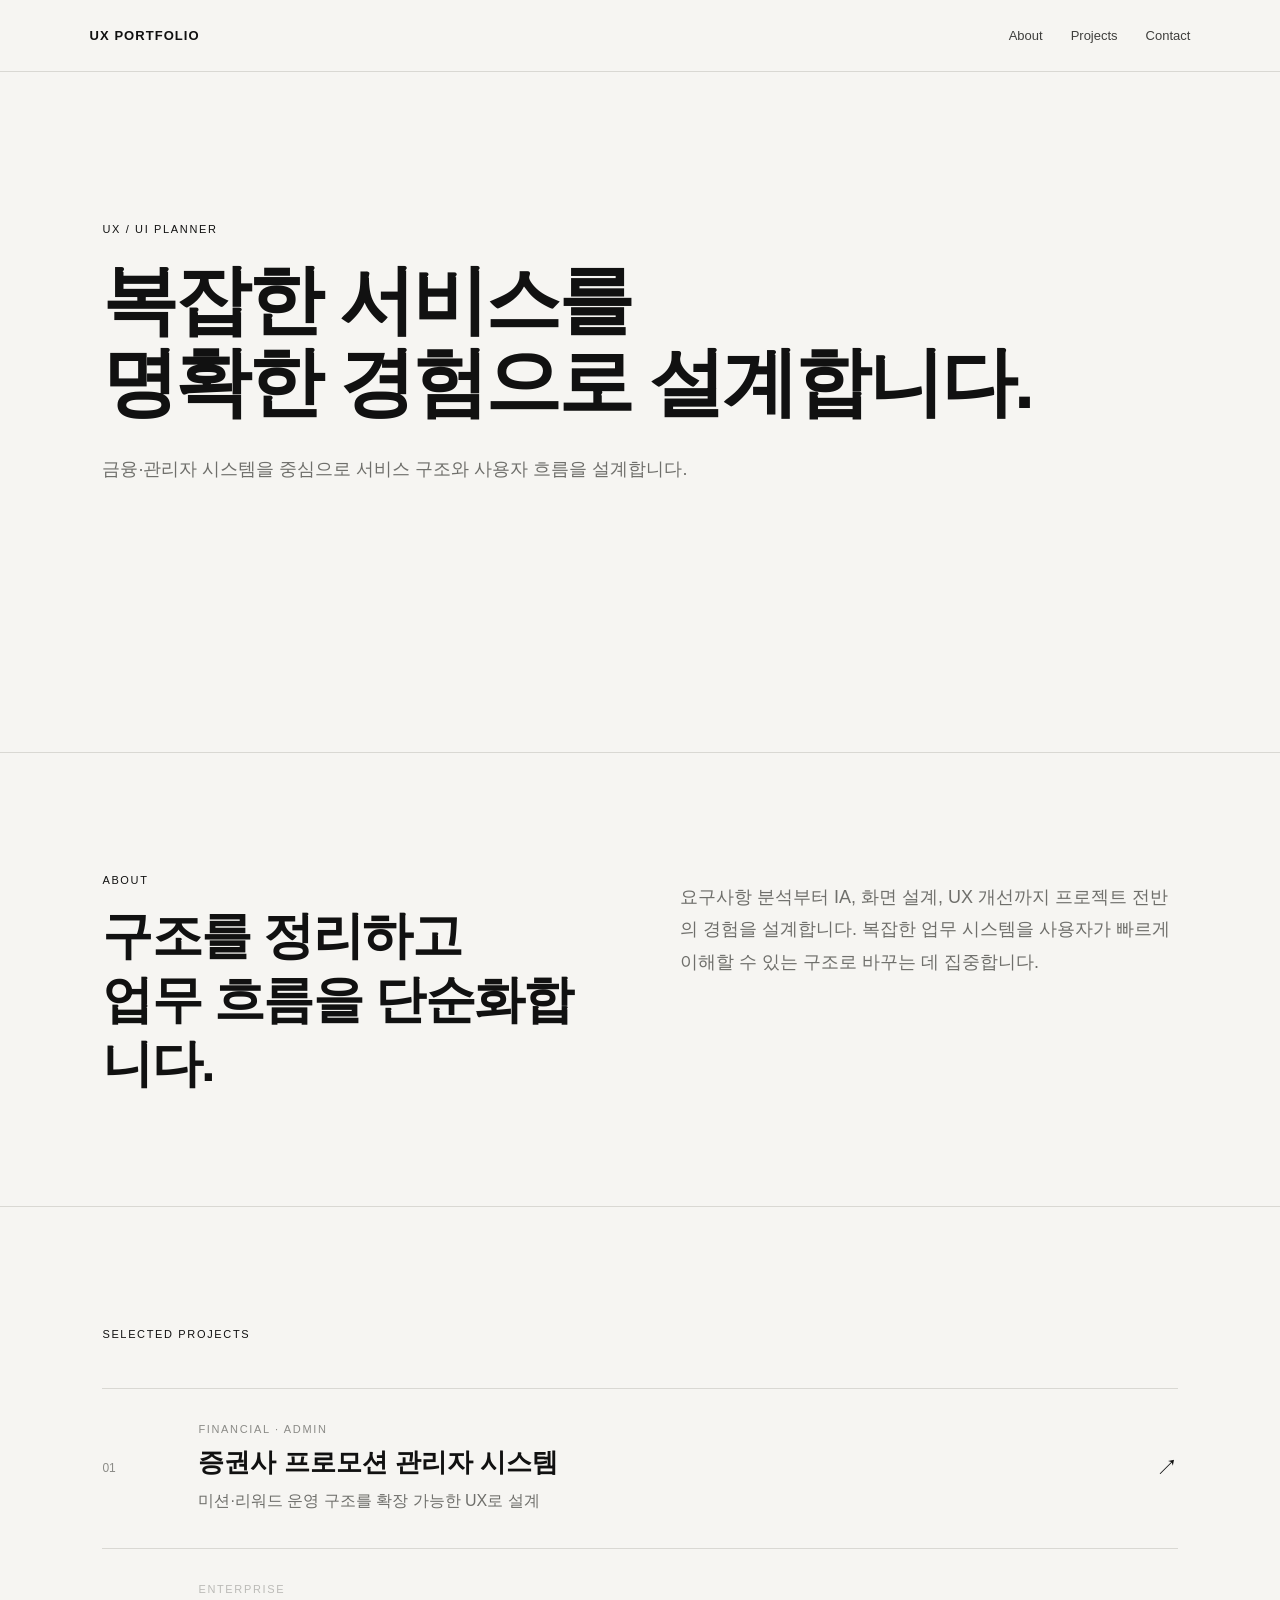
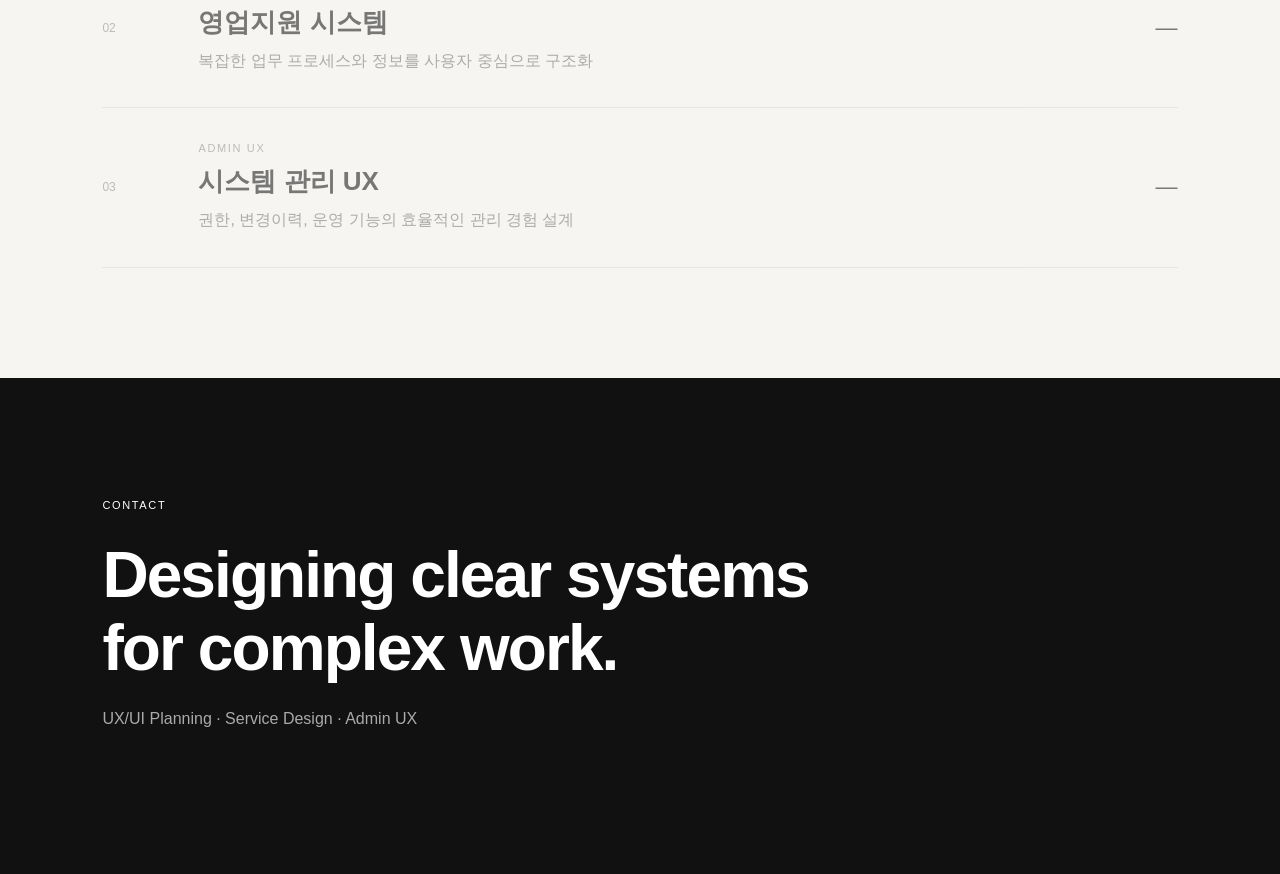
<file: index.html>
<!DOCTYPE html>
<html lang="ko">
<head>
  <meta charset="UTF-8">
  <meta name="viewport" content="width=device-width, initial-scale=1.0">
  <title>UX/UI Portfolio</title>
  <link rel="stylesheet" href="style.css">
</head>
<body>
  <header class="header">
    <a class="logo" href="index.html">UX PORTFOLIO</a>
    <nav class="nav">
      <a href="#about">About</a>
      <a href="#projects">Projects</a>
      <a href="#contact">Contact</a>
    </nav>
  </header>

  <main>
    <section class="hero">
      <p class="eyebrow">UX / UI PLANNER</p>
      <h1>복잡한 서비스를<br>명확한 경험으로 설계합니다.</h1>
      <p class="lead">
        금융·관리자 시스템을 중심으로 서비스 구조와 사용자 흐름을 설계합니다.
      </p>
    </section>

    <section id="about" class="section split">
      <div>
        <p class="section-label">ABOUT</p>
        <h2>구조를 정리하고<br>업무 흐름을 단순화합니다.</h2>
      </div>
      <p class="description">
        요구사항 분석부터 IA, 화면 설계, UX 개선까지 프로젝트 전반의 경험을 설계합니다.
        복잡한 업무 시스템을 사용자가 빠르게 이해할 수 있는 구조로 바꾸는 데 집중합니다.
      </p>
    </section>

    <section id="projects" class="section">
      <p class="section-label">SELECTED PROJECTS</p>

      <div class="project-list">
        <a class="project-row" href="project01.html">
          <span class="project-no">01</span>
          <div>
            <p class="project-type">FINANCIAL · ADMIN</p>
            <h3>증권사 프로모션 관리자 시스템</h3>
            <p>미션·리워드 운영 구조를 확장 가능한 UX로 설계</p>
          </div>
          <span class="project-arrow">↗</span>
        </a>

        <div class="project-row muted">
          <span class="project-no">02</span>
          <div>
            <p class="project-type">ENTERPRISE</p>
            <h3>영업지원 시스템</h3>
            <p>복잡한 업무 프로세스와 정보를 사용자 중심으로 구조화</p>
          </div>
          <span class="project-arrow">—</span>
        </div>

        <div class="project-row muted">
          <span class="project-no">03</span>
          <div>
            <p class="project-type">ADMIN UX</p>
            <h3>시스템 관리 UX</h3>
            <p>권한, 변경이력, 운영 기능의 효율적인 관리 경험 설계</p>
          </div>
          <span class="project-arrow">—</span>
        </div>
      </div>
    </section>

    <section id="contact" class="contact">
      <p class="section-label">CONTACT</p>
      <h2>Designing clear systems<br>for complex work.</h2>
      <p>UX/UI Planning · Service Design · Admin UX</p>
    </section>
  </main>
</body>
</html>
</file>
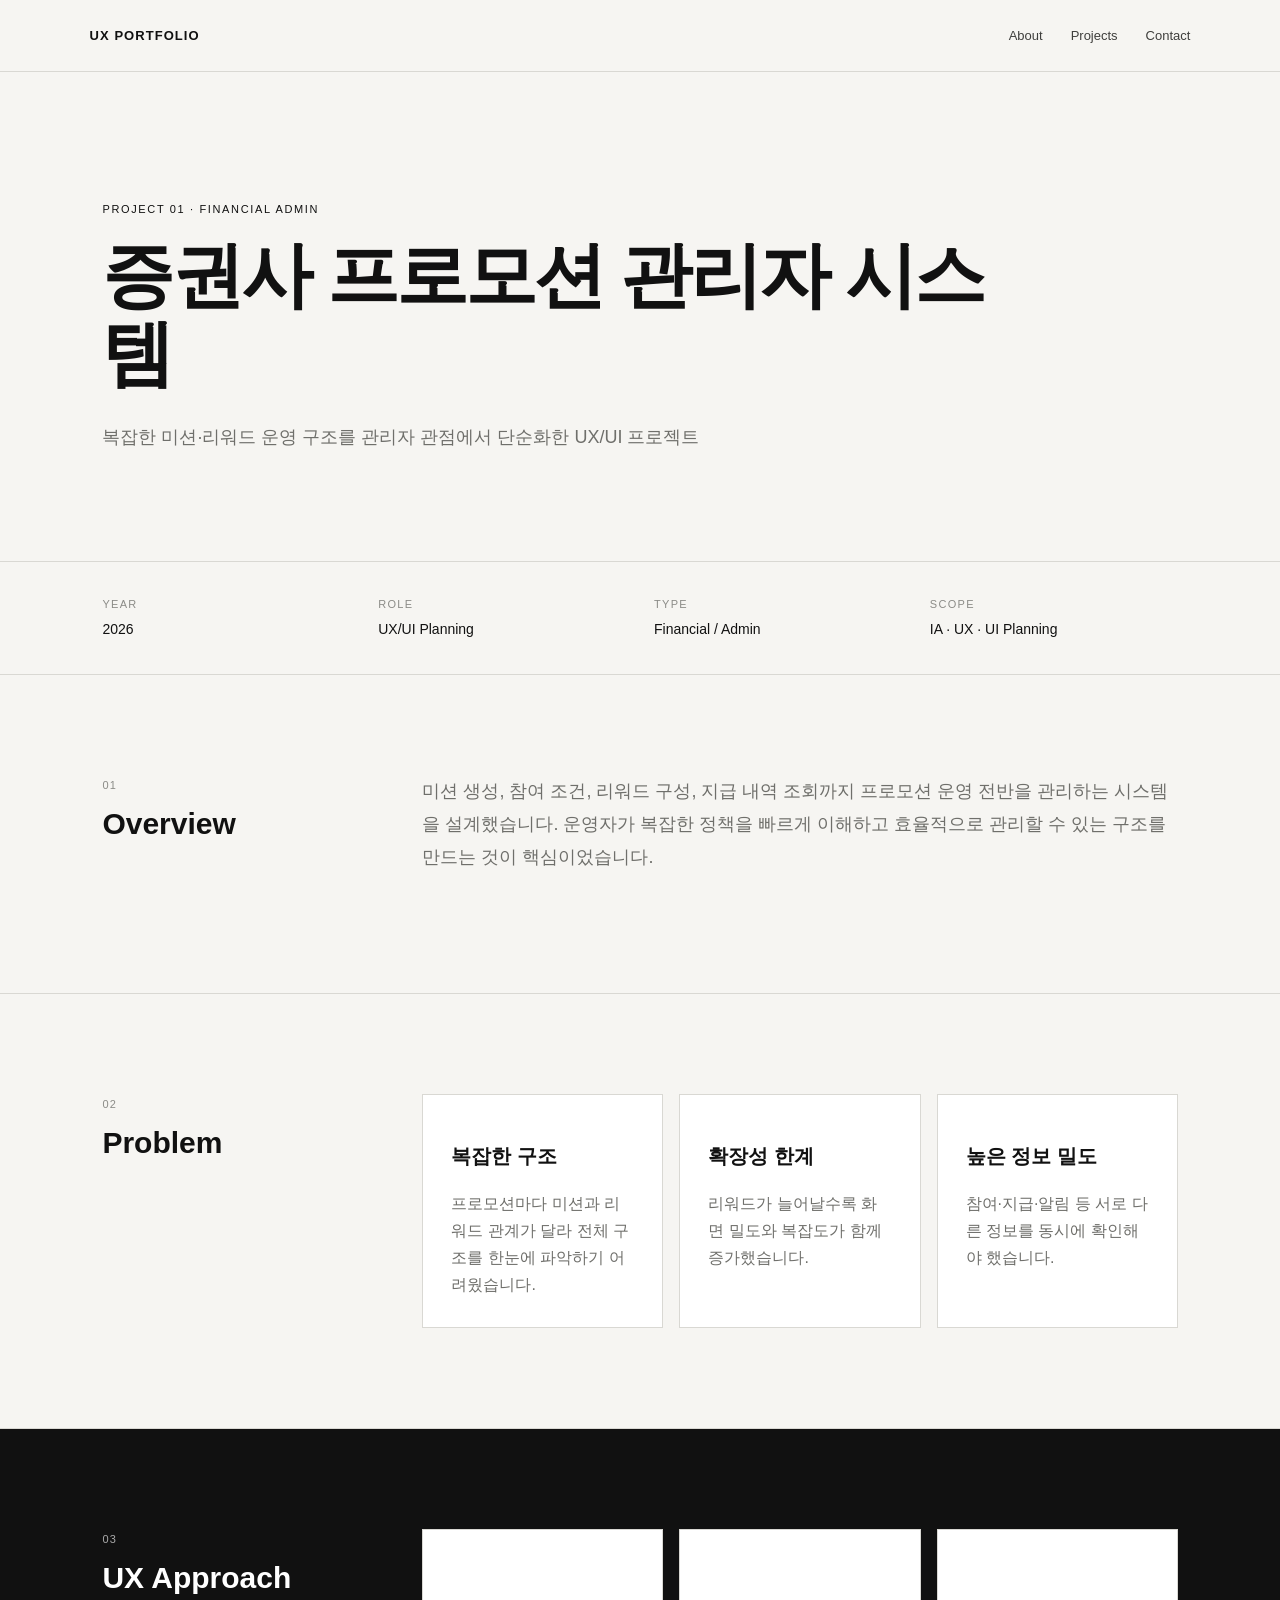
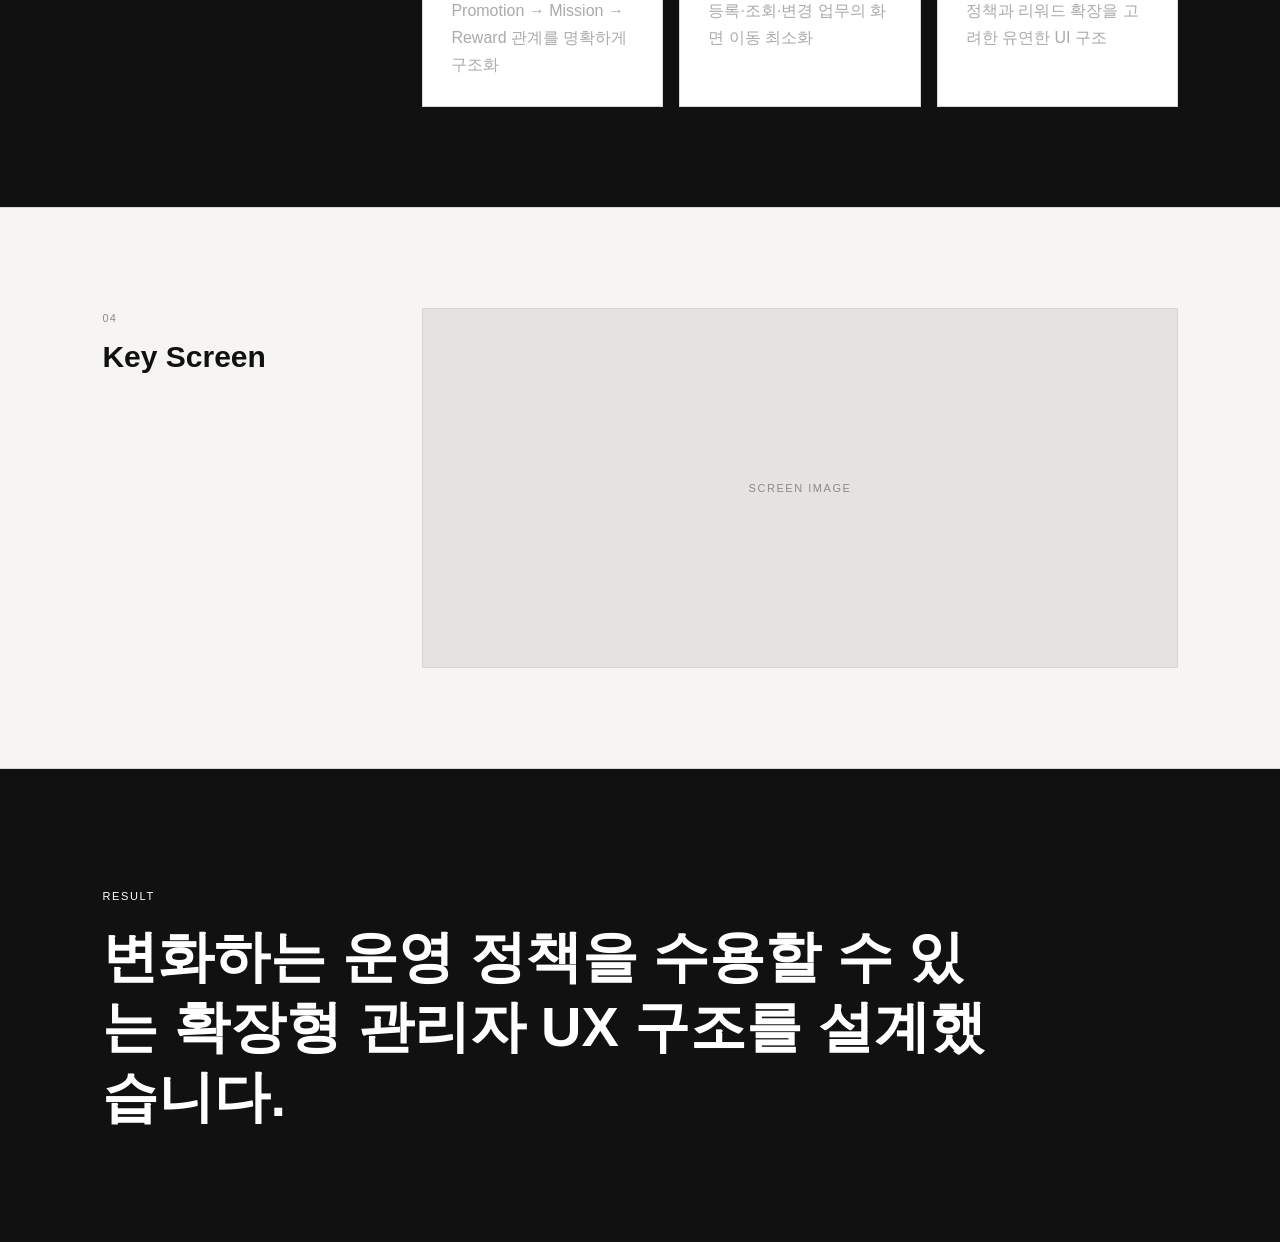
<file: project01.html>
<!DOCTYPE html>
<html lang="ko">
<head>
  <meta charset="UTF-8">
  <meta name="viewport" content="width=device-width, initial-scale=1.0">
  <title>증권사 프로모션 관리자 시스템 | UX Portfolio</title>
  <link rel="stylesheet" href="style.css">
</head>
<body>
  <header class="header">
    <a class="logo" href="index.html">UX PORTFOLIO</a>
    <nav class="nav">
      <a href="index.html#about">About</a>
      <a href="index.html#projects">Projects</a>
      <a href="index.html#contact">Contact</a>
    </nav>
  </header>

  <main>
    <section class="project-hero">
      <p class="eyebrow">PROJECT 01 · FINANCIAL ADMIN</p>
      <h1>증권사 프로모션 관리자 시스템</h1>
      <p class="lead">복잡한 미션·리워드 운영 구조를 관리자 관점에서 단순화한 UX/UI 프로젝트</p>
    </section>

    <section class="project-meta">
      <div><span>YEAR</span><strong>2026</strong></div>
      <div><span>ROLE</span><strong>UX/UI Planning</strong></div>
      <div><span>TYPE</span><strong>Financial / Admin</strong></div>
      <div><span>SCOPE</span><strong>IA · UX · UI Planning</strong></div>
    </section>

    <section class="case">
      <div class="case-title">
        <span>01</span>
        <h2>Overview</h2>
      </div>
      <div class="case-content">
        <p>
          미션 생성, 참여 조건, 리워드 구성, 지급 내역 조회까지 프로모션 운영 전반을 관리하는 시스템을 설계했습니다.
          운영자가 복잡한 정책을 빠르게 이해하고 효율적으로 관리할 수 있는 구조를 만드는 것이 핵심이었습니다.
        </p>
      </div>
    </section>

    <section class="case">
      <div class="case-title">
        <span>02</span>
        <h2>Problem</h2>
      </div>
      <div class="case-content cards">
        <article class="card">
          <h3>복잡한 구조</h3>
          <p>프로모션마다 미션과 리워드 관계가 달라 전체 구조를 한눈에 파악하기 어려웠습니다.</p>
        </article>
        <article class="card">
          <h3>확장성 한계</h3>
          <p>리워드가 늘어날수록 화면 밀도와 복잡도가 함께 증가했습니다.</p>
        </article>
        <article class="card">
          <h3>높은 정보 밀도</h3>
          <p>참여·지급·알림 등 서로 다른 정보를 동시에 확인해야 했습니다.</p>
        </article>
      </div>
    </section>

    <section class="case dark">
      <div class="case-title">
        <span>03</span>
        <h2>UX Approach</h2>
      </div>
      <div class="case-content strategy">
        <div><strong>Understand</strong><p>Promotion → Mission → Reward 관계를 명확하게 구조화</p></div>
        <div><strong>Manage</strong><p>등록·조회·변경 업무의 화면 이동 최소화</p></div>
        <div><strong>Scale</strong><p>정책과 리워드 확장을 고려한 유연한 UI 구조</p></div>
      </div>
    </section>

    <section class="case">
      <div class="case-title">
        <span>04</span>
        <h2>Key Screen</h2>
      </div>
      <div class="case-content">
        <div class="screen">SCREEN IMAGE</div>
      </div>
    </section>

    <section class="project-result">
      <p class="section-label">RESULT</p>
      <h2>변화하는 운영 정책을 수용할 수 있는 확장형 관리자 UX 구조를 설계했습니다.</h2>
    </section>
  </main>
</body>
</html>
</file>
<file: style.css>
:root {
  --bg: #f6f5f2;
  --surface: #ffffff;
  --text: #111111;
  --muted: #6f6f6b;
  --line: #d9d8d3;
}

* { box-sizing: border-box; }
html { scroll-behavior: smooth; }

body {
  margin: 0;
  font-family: Inter, Arial, "Noto Sans KR", sans-serif;
  background: var(--bg);
  color: var(--text);
}

a { color: inherit; }

.header {
  height: 72px;
  padding: 0 7%;
  display: flex;
  align-items: center;
  justify-content: space-between;
  border-bottom: 1px solid var(--line);
  position: sticky;
  top: 0;
  z-index: 10;
  background: rgba(246,245,242,.94);
  backdrop-filter: blur(12px);
}

.logo {
  text-decoration: none;
  font-size: 13px;
  font-weight: 700;
  letter-spacing: .08em;
}

.nav { display: flex; gap: 28px; }

.nav a {
  text-decoration: none;
  font-size: 13px;
  color: #3f3f3d;
}

.hero {
  min-height: 680px;
  padding: 140px 8% 110px;
}

.eyebrow,
.section-label,
.project-type {
  font-size: 11px;
  letter-spacing: .15em;
  text-transform: uppercase;
}

.hero h1 {
  margin: 24px 0 30px;
  max-width: 1000px;
  font-size: clamp(48px, 6vw, 76px);
  line-height: 1.08;
  letter-spacing: -.04em;
  font-weight: 650;
}

.lead,
.description {
  max-width: 680px;
  font-size: 18px;
  line-height: 1.8;
  color: var(--muted);
}

.section {
  padding: 110px 8%;
  border-top: 1px solid var(--line);
}

.split {
  display: grid;
  grid-template-columns: 1fr 1fr;
  gap: 80px;
  align-items: start;
}

.section h2 {
  margin: 18px 0 0;
  font-size: clamp(34px, 4vw, 52px);
  line-height: 1.25;
  letter-spacing: -.03em;
}

.project-list {
  margin-top: 48px;
  border-top: 1px solid var(--line);
}

.project-row {
  display: grid;
  grid-template-columns: 72px 1fr auto;
  gap: 24px;
  align-items: center;
  padding: 34px 0;
  border-bottom: 1px solid var(--line);
  text-decoration: none;
  transition: padding .2s ease, opacity .2s ease;
}

a.project-row:hover { padding-left: 10px; }

.project-no {
  font-size: 12px;
  color: #8b8b87;
}

.project-type {
  margin: 0 0 10px;
  color: #8b8b87;
}

.project-row h3 {
  margin: 0 0 8px;
  font-size: 26px;
  font-weight: 600;
}

.project-row p:last-child {
  margin: 0;
  color: var(--muted);
  line-height: 1.6;
}

.project-arrow { font-size: 22px; }
.muted { opacity: .55; }

.contact {
  padding: 110px 8% 130px;
  background: #111;
  color: #fff;
}

.contact h2 {
  margin: 28px 0 24px;
  font-size: clamp(38px, 5vw, 64px);
  line-height: 1.15;
  letter-spacing: -.03em;
}

.contact > p:last-child { color: #aaa; }

/* Project detail */
.project-hero {
  padding: 120px 8% 90px;
}

.project-hero h1 {
  margin: 22px 0 28px;
  max-width: 900px;
  font-size: clamp(48px, 6vw, 72px);
  line-height: 1.08;
  letter-spacing: -.04em;
}

.project-meta {
  display: grid;
  grid-template-columns: repeat(4, 1fr);
  gap: 28px;
  padding: 36px 8%;
  border-top: 1px solid var(--line);
  border-bottom: 1px solid var(--line);
}

.project-meta span {
  display: block;
  margin-bottom: 10px;
  font-size: 11px;
  letter-spacing: .12em;
  color: #8b8b87;
}

.project-meta strong {
  font-size: 14px;
  font-weight: 500;
}

.case {
  display: grid;
  grid-template-columns: 240px 1fr;
  gap: 80px;
  padding: 100px 8%;
  border-bottom: 1px solid var(--line);
}

.case-title span {
  font-size: 11px;
  letter-spacing: .12em;
  color: #8b8b87;
}

.case-title h2 {
  margin: 14px 0 0;
  font-size: 30px;
}

.case-content {
  max-width: 820px;
}

.case-content > p {
  margin-top: 0;
  font-size: 18px;
  line-height: 1.85;
  color: var(--muted);
}

.cards,
.strategy {
  display: grid;
  grid-template-columns: repeat(3, 1fr);
  gap: 16px;
}

.card,
.strategy > div {
  padding: 28px;
  background: var(--surface);
  border: 1px solid var(--line);
}

.card h3,
.strategy strong {
  font-size: 20px;
}

.card p,
.strategy p {
  margin-bottom: 0;
  color: var(--muted);
  line-height: 1.7;
}

.dark {
  background: #111;
  color: #fff;
}

.dark .case-title span,
.dark p {
  color: #aaa;
}

.screen {
  height: 360px;
  display: grid;
  place-items: center;
  background: #e4e3df;
  border: 1px solid #d5d4cf;
  color: #8b8b87;
  letter-spacing: .14em;
  font-size: 11px;
}

.project-result {
  padding: 110px 8%;
  background: #111;
  color: #fff;
}

.project-result h2 {
  max-width: 900px;
  margin: 20px 0 0;
  font-size: clamp(36px, 4.5vw, 56px);
  line-height: 1.25;
}

@media (max-width: 768px) {
  .nav { display: none; }
  .hero { min-height: auto; padding: 100px 6% 80px; }
  .section, .project-hero, .case, .project-result { padding-left: 6%; padding-right: 6%; }
  .split, .case { grid-template-columns: 1fr; gap: 36px; }
  .project-meta { grid-template-columns: 1fr 1fr; padding-left: 6%; padding-right: 6%; }
  .project-row { grid-template-columns: 48px 1fr auto; }
  .cards, .strategy { grid-template-columns: 1fr; }
}
</file>
